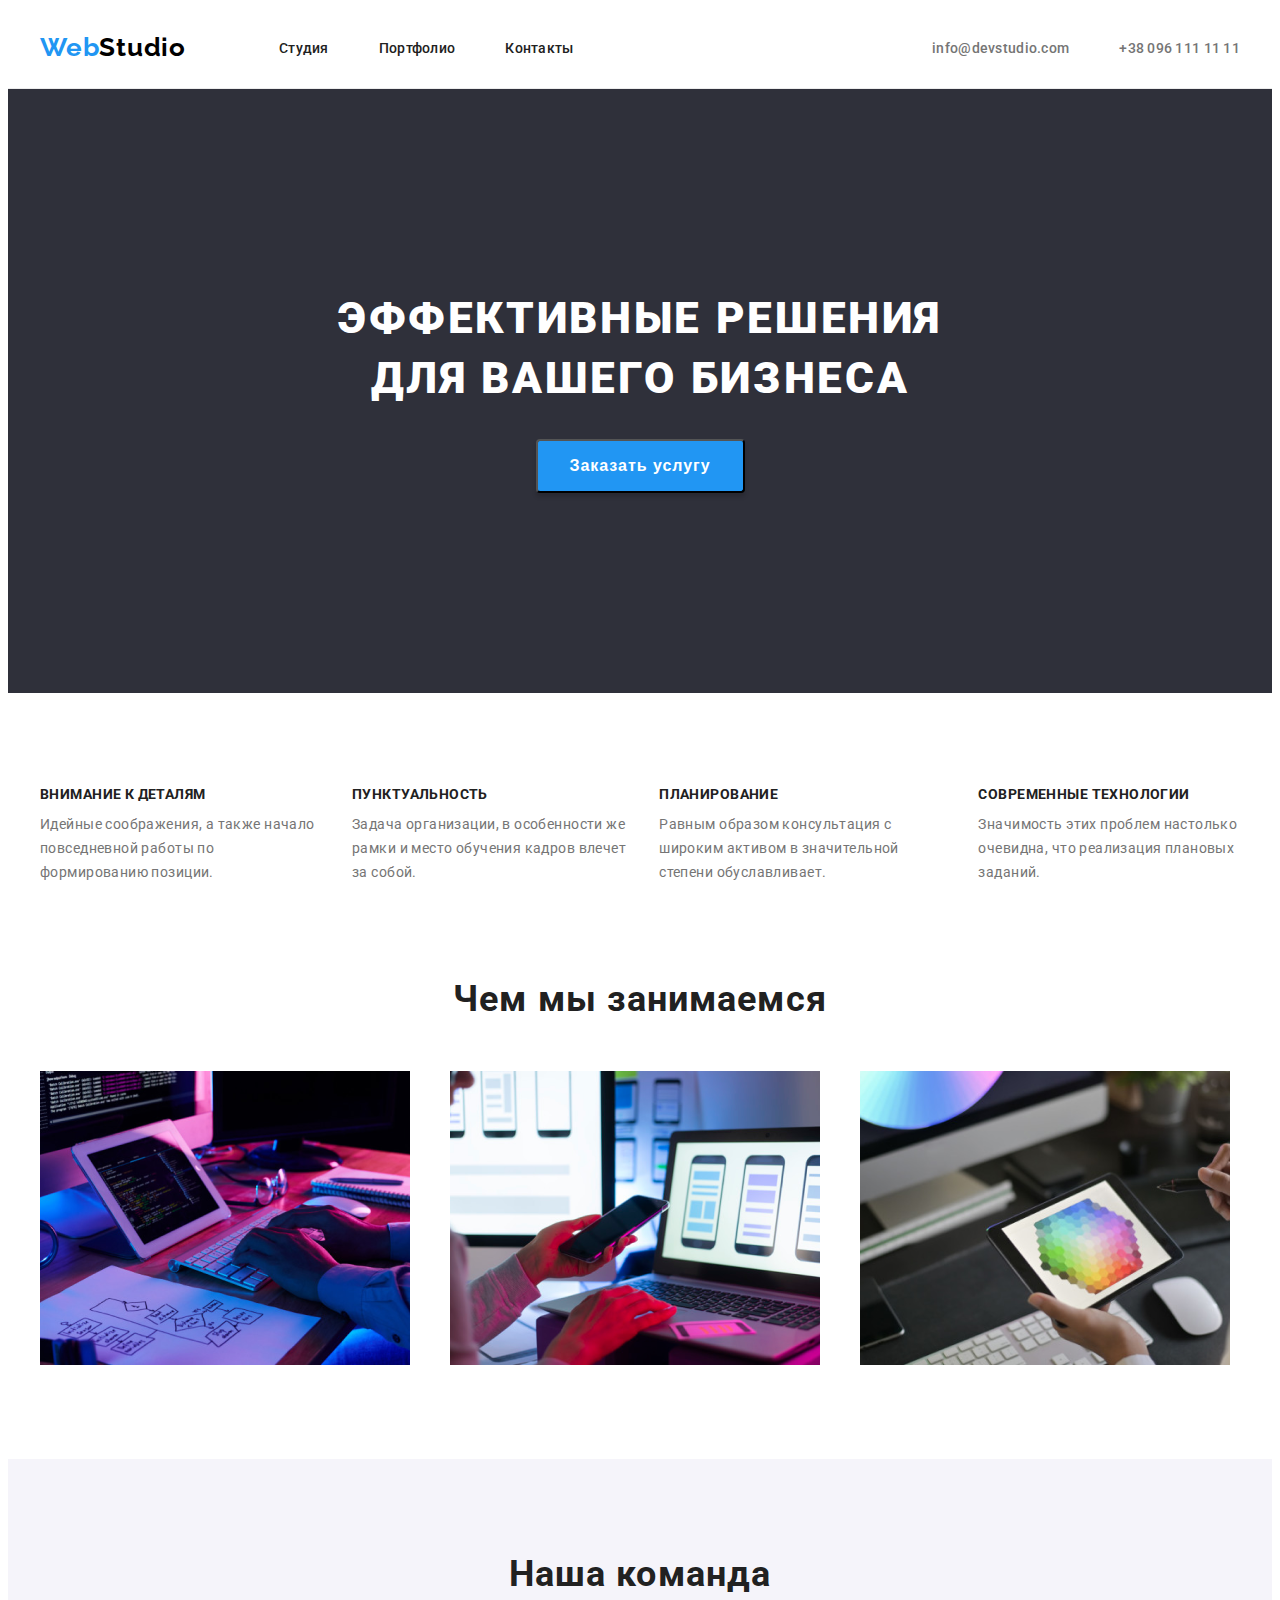
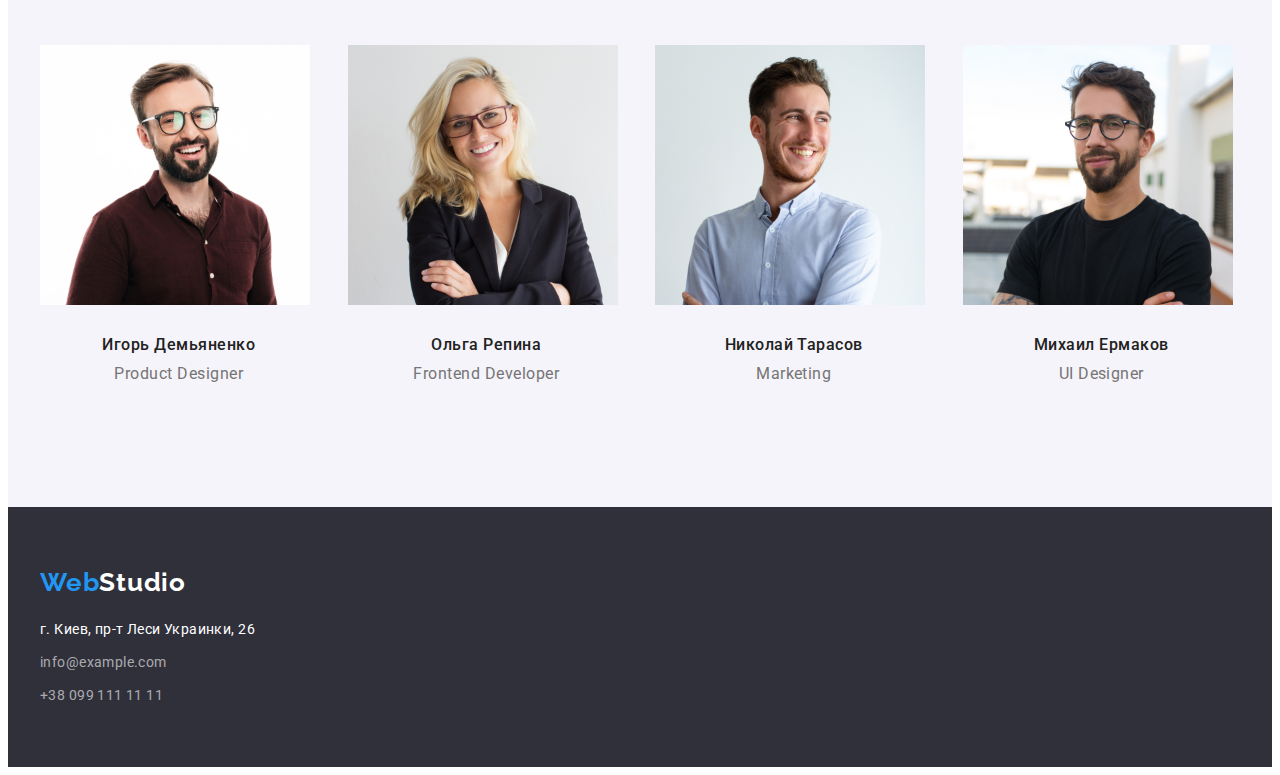
<file: index.html>
<!DOCTYPE html>
<html lang="ru">
<head>
    <meta charset="UTF-8">
    <meta http-equiv="X-UA-Compatible" content="IE=edge">
    <meta name="viewport" content="width=device-width, initial-scale=1.0">
    <title>WebStudio</title>
    <link rel="preconnect" href="https://fonts.gstatic.com">
    <link href="https://fonts.googleapis.com/css2?family=Raleway:wght@700&family=Roboto:wght@400;500;700;900&display=swap"
        rel="stylesheet">
    <link rel="stylesheet" href="https://cdnjs.cloudflare.com/ajax/libs/modern-normalize/1.0.0/modern-normalize.min.css"
            integrity="sha512-ISS7cAi1PEhQ8jnbJpJZMd29NlhNj4AWYyLOSp2CE/CsHxTCu+r+t0D2yoJudVrd0/8fTVPUVDzY5Tvli75u/g=="
            crossorigin="anonymous" />
    <link rel="stylesheet" href="./css/styles.css">
</head>
<body>
    <!-- Header --> 
    <header class="header">
        <div class="container header-container">
            <nav class="header-navigation">
                <a class="logo-link link" href="./index.html">
                    <span class="logo" lang="en">Web<span class="second-logo" lang="en">Studio</span></span>
                </a>
                <ul class="navigation-list list">
                    <li class="navigation-list-item">
                        <a class="navigation-list-link link" href="./index.html">Студия</a>
                    </li>
                    <li class="navigation-list-item">
                        <a class="navigation-list-link link" href="./portfolio.html">Портфолио</a>
                    </li>
                    <li class="navigation-list-item">
                        <a class="navigation-list-link link" href="">Контакты</a>
                    </li>
                </ul>
            </nav>
            <ul class="header-contacts-list list">
                <li class="header-contacts-list-item">
                    <a class="header-contacts-link link" href="mailto:info@devstudio.com">info@devstudio.com</a>
                </li>
                <li header-contacts-list-item>
                    <a class="header-contacts-link link" href="tel:+380961111111">+38 096 111 11 11</a>
                </li>
            </ul>
        </div>        
    </header>
    <main>
        <!-- Hero section --> 
        <section class="hero">
            <div class="container hero-container">
                <h1 class="hero-title">Эффективные решения для вашего бизнеса</h1>
                <button class="modal-btn" type="button">Заказать услугу</button>
            </div>
        </section>
        <!--Features-->
        <section class="features section">
            <div class="container">
                <h2 hidden>Особенности</h2>
                <ul class="features-list list">
                    <li class="features-list-item">
                        <span class="features-suptitle">
                            Внимание к деталям
                        </span>
                        <p class="features-suptitle-descritpion">
                            Идейные соображения, а также начало повседневной работы по формированию позиции.
                        </p>
                    </li>
                    <li class="features-list-item">
                        <span class="features-suptitle">
                            Пунктуальность
                        </span>
                        <p class="features-suptitle-descritpion">
                            Задача организации, в особенности же рамки и место обучения кадров влечет за собой.
                        </p>
                    </li>
                    <li class="features-list-item">
                        <span class="features-suptitle">
                            Планирование
                        </span>
                        <p class="features-suptitle-descritpion">
                            Равным образом консультация с широким активом в значительной степени обуславливает.
                        </p>
                    </li>
                    <li class="features-list-item">
                        <span class="features-suptitle">
                            Современные технологии
                        </span>
                        <p class="features-suptitle-descritpion">
                            Значимость этих проблем настолько очевидна, что реализация плановых заданий.
                        </p>
                    </li>
                </ul>
            </div>
        </section>
        
        <!--What we do-->
        <section class="what-we-do">
            <div class="container">
                <h2 class="section-title what-we-do-title">Чем мы занимаемся</h2>
                <ul class="what-we-do-list list">
                    <li class="what-we-do-list-item">
                        <img class="what-we-do-list-link" src="./images/whatwedo/image-1.png" alt="Человек набирает код" width="370"
                            height="294">
                    </li>
                    <li class="what-we-do-list-item">
                        <img class="what-we-do-list-link" src="./images/whatwedo/image-2.png"
                            alt="Человек разрабатывает мобильный дизайн сайта" width="370" height="294">
                    </li>
                    <li class="what-we-do-list-item">
                        <img class="what-we-do-list-link" src="./images/whatwedo/image-3.png"
                            alt="Человек занимается графическим дизайном" width="370" height="294">
                    </li>
                </ul>
            </div>
        </section>
        <!--Our team-->
        <section class="our-team section">
            <div class="container">
                <h2 class="section-title our-team-title">Наша команда</h2>
                <ul class="our-team-list list">
                    <li class="our-team-list-item">
                        <img class="our-team-list-img" src="./images/team/co-worker-img-1.jpg" alt="Человек стоит и улыбается"
                            width="270" height="260">
                        <div class="our-team-list-content">
                            <h3 class="our-team-list-name">Игорь Демьяненко</h3>
                        <p class="our-team-list-position" lang="en">Product Designer</p>
                        </div>
                    </li>
                    <li class="our-team-list-item">
                        <img class="our-team-list-img" src="./images/team/co-worker-img-2.jpg"
                            alt="Человек стоит и улыбается скрестив руки на груди" width="270" height="260">
                        <div class="our-team-list-content">
                            <h3 class="our-team-list-name">Ольга Репина</h3>
                        <p class="our-team-list-position" lang="en">Frontend Developer</p>
                        </div>
                    </li>
                    <li class="our-team-list-item">
                        <img class="our-team-list-img" src="./images/team/co-worker-img-3.jpg"
                            alt="Человек стоит и улыбается скрестив руки на груди" width="270" height="260">
                        <div class="our-team-list-content">
                            <h3 class="our-team-list-name">Николай Тарасов</h3>
                        <p class="our-team-list-position" lang="en">Marketing</p>
                        </div>
                    </li>
                    <li class="our-team-list-item">
                        <img class="our-team-list-img" src="./images/team/co-worker-img-4.jpg"
                            alt="Человек стоит и улыбается скрестив руки на груди" width="270" height="260">
                        <div class="our-team-list-content">
                            <h3 class="our-team-list-name">Михаил Ермаков</h3>
                        <p class="our-team-list-position" lang="en">UI Designer</p>
                        </div>
                    </li>
                </ul>
            </div>
        </section>
    </main>
    
    <footer class="footer">
        <div class="container">
            <a class="logo-link link" href="./index.html">
                <span class="logo" lang="en">Web<span class="footer-second-logo" lang="en">Studio</span></span>
            </a>
            <address class="address">
                <ul class="addres-list list">
                    <li class="addres-list-item">
                        <a class="addres-list-link" href="https://goo.gl/maps/A3ritBZA11thju577" target="_blank"
                            rel="noopener noreferrer">
                            г. Киев, пр-т Леси Украинки, 26
                        </a>
                    </li>
                    <li class="addres-list-item">
                        <a class="addres-list-contacts" href="mailto:info@example.com">
                            info@example.com
                        </a>
                    </li>
                    <li class="addres-list-item">
                        <a class="addres-list-contacts" href="tel:+380991111111">
                            +38 099 111 11 11
                        </a>
                    </li>
                </ul>
            </address>
        </div>
    </footer>

</body>
</html>
</file>
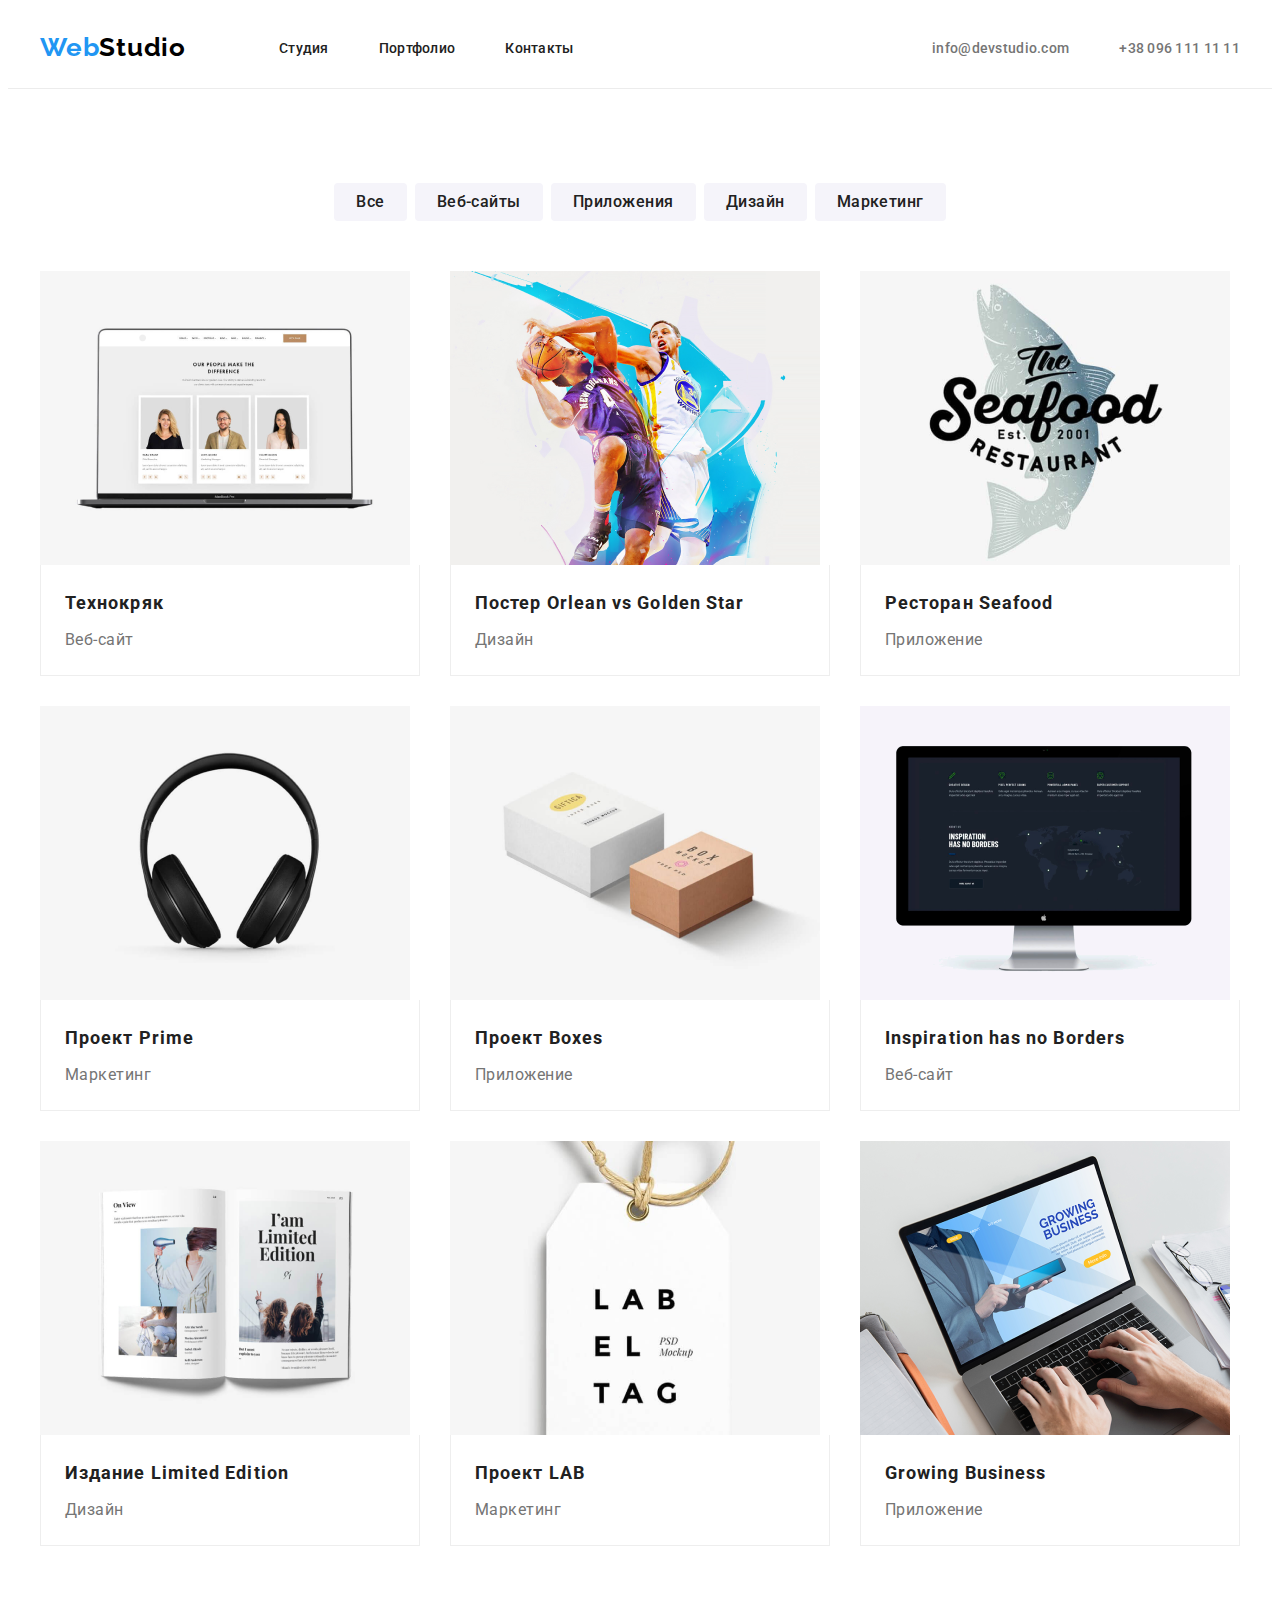
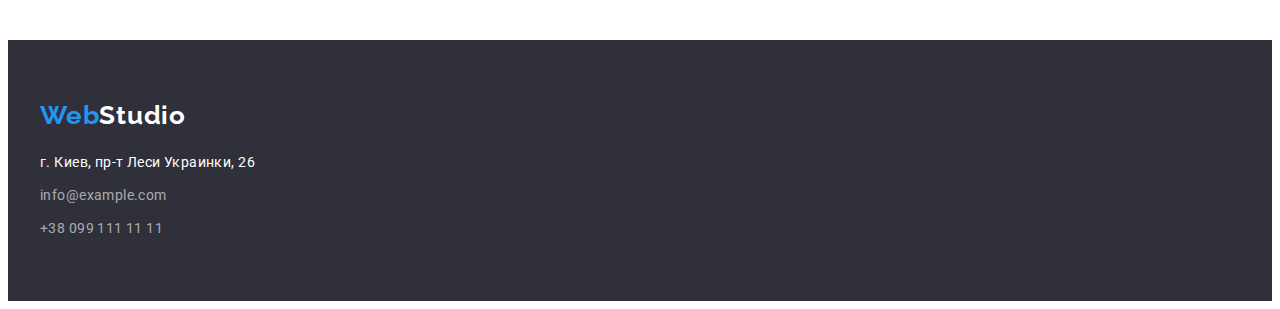
<file: portfolio.html>
<!DOCTYPE html>
<html lang="ru">
<head>
    <meta charset="UTF-8">
    <meta http-equiv="X-UA-Compatible" content="IE=edge">
    <meta name="viewport" content="width=device-width, initial-scale=1.0">
    <title>WebStudio</title>
    <link rel="preconnect" href="https://fonts.gstatic.com">
    <link
        href="https://fonts.googleapis.com/css2?family=Raleway:wght@700&family=Roboto:wght@400;500;700;900&display=swap"
        rel="stylesheet">
    <link rel="stylesheet" href="https://cdnjs.cloudflare.com/ajax/libs/modern-normalize/1.0.0/modern-normalize.min.css"
        integrity="sha512-ISS7cAi1PEhQ8jnbJpJZMd29NlhNj4AWYyLOSp2CE/CsHxTCu+r+t0D2yoJudVrd0/8fTVPUVDzY5Tvli75u/g=="
        crossorigin="anonymous" />
    <link rel="stylesheet" href="./css/styles.css">
</head>
<body>
    <!-- Header -->
    <header class="header">
        <div class="container header-container">
            <nav class="header-navigation">
                <a class="logo-link link" href="./index.html">
                    <span class="logo" lang="en">Web<span class="second-logo" lang="en">Studio</span></span>
                </a>
                <ul class="navigation-list list">
                    <li class="navigation-list-item">
                        <a class="navigation-list-link link" href="./index.html">Студия</a>
                    </li>
                    <li class="navigation-list-item">
                        <a class="navigation-list-link link" href="">Портфолио</a>
                    </li>
                    <li class="navigation-list-item">
                        <a class="navigation-list-link link" href="">Контакты</a>
                    </li>
                </ul>
            </nav>
            <ul class="header-contacts-list list">
                <li class="header-contacts-list-item">
                    <a class="header-contacts-link link" href="mailto:info@devstudio.com">info@devstudio.com</a>
                </li>
                <li class="header-contacts-list-item">
                    <a class="header-contacts-link link" href="tel:+380961111111">+38 096 111 11 11</a>
                </li>
            </ul>
        </div>
    </header>
    <main>
        <section class="section">
            <div class="container">
                <h2 hidden>Портфолио</h2>
                <!-- Portfolio Navigation Buttons-->
                <ul class="portfolio-nav-btn-list list">
                    <li class="portfolio-nav-btn-list-item">
                        <button class="portfolio-nav-btn" type="button">Все</button>
                    </li>
                    <li class="portfolio-nav-btn-list-item">
                        <button class="portfolio-nav-btn" type="button">Веб-сайты</button>
                    </li>
                    <li class="portfolio-nav-btn-list-item">
                        <button class="portfolio-nav-btn" type="button">Приложения</button>
                    </li>
                    <li class="portfolio-nav-btn-list-item">
                        <button class="portfolio-nav-btn" type="button">Дизайн</button>
                    </li>
                    <li class="portfolio-nav-btn-list-item">
                        <button class="portfolio-nav-btn" type="button">Маркетинг</button>
                    </li>
                </ul>
                <!--Portfolio menu-->
                <ul class="portfolio-menu-list list">
                    <li class="portfolio-menu-list-item">
                        <img src="./images/portfolio/portfolio-img-1.png" alt="Ноутбук с открытой страницей Технокряк" width="370"
                            height="294">
                        <div class="portfolio-menu-list-content">
                            <h3 class="portfolio-menu-list-header">Технокряк</h2>
                            <p class="portfolio-menu-list-description">Веб-сайт</p>
                        </div>                            
                    </li>
                    <li class="portfolio-menu-list-item">
                        <img src="./images/portfolio/portfolio-img-2.png" alt="Постер с двумя баскетболистами" width="370" height="294">
                        <div class="portfolio-menu-list-content">
                            <h3 class="portfolio-menu-list-header">Постер <span lang="en">Orlean vs Golden Star</span> </h2>
                            <p class="portfolio-menu-list-description">Дизайн</p>
                        </div>
                    </li>
                    <li class="portfolio-menu-list-item">
                        <img src="./images/portfolio/portfolio-img-3.png" alt="Логотип ресторана Морской еды" width="370" height="294">
                        <div class="portfolio-menu-list-content">
                            <h3 class="portfolio-menu-list-header">Ресторан <span lang="en">Seafood</span></h2>
                            <p class="portfolio-menu-list-description">Приложение</p>
                        </div>
                    </li>
                    <li class="portfolio-menu-list-item">
                        <img src="./images/portfolio/portfolio-img-4.png" alt="Полноразмерные нашники" width="370" height="294">
                        <div class="portfolio-menu-list-content">
                            <h3 class="portfolio-menu-list-header">Проект <span lang="en">Prime</span></h2>
                            <p class="portfolio-menu-list-description">Маркетинг</p>
                        </div>
                    </li>
                    <li class="portfolio-menu-list-item">
                        <img src="./images/portfolio/portfolio-img-5.png" alt="Две картонные коробки на белом фоне" width="370"
                            height="294">
                        <div class="portfolio-menu-list-content">
                            <h3 class="portfolio-menu-list-header">Проект <span lang="en">Boxes</span></h2>
                            <p class="portfolio-menu-list-description">Приложение</p>
                        </div>
                    </li>
                    <li class="portfolio-menu-list-item">
                        <img src="./images/portfolio/portfolio-img-6.png" alt="Монитор с открытой страницей сайта" width="370"
                            height="294">
                        <div class="portfolio-menu-list-content">
                            <h3 lang="en" class="portfolio-menu-list-header">Inspiration has no Borders</h2>
                            <p class="portfolio-menu-list-description">Веб-сайт</p>
                        </div>
                    </li>
                    <li class="portfolio-menu-list-item">
                        <img src="./images/portfolio/portfolio-img-7.png" alt="обложка издания" width="370" height="294">
                        <div class="portfolio-menu-list-content">
                            <h3 class="portfolio-menu-list-header">Издание <span lang="en">Limited Edition</span></h2>
                            <p class="portfolio-menu-list-description">Дизайн</p>
                        </div>
                    </li>
                    <li class="portfolio-menu-list-item">
                        <img src="./images/portfolio/portfolio-img-8.png" alt="Логотип проекта" width="370" height="294">
                        <div class="portfolio-menu-list-content">
                            <h3 class="portfolio-menu-list-header">Проект <span lang="en">LAB</span></h2>
                            <p class="portfolio-menu-list-description">Маркетинг</p>
                        </div>
                    </li>
                    <li class="portfolio-menu-list-item">
                        <img src="./images/portfolio/portfolio-img-9.png" alt="ноутбук с открытой страницей сайта" width="370"
                            height="294">
                        <div class="portfolio-menu-list-content">
                            <h3 lang="en" class="portfolio-menu-list-header">Growing Business</h2>
                            <p class="portfolio-menu-list-description">Приложение</p>
                        </div>
                    </li>
                </ul>
            </div>
        </section>
    </main>
    <footer class="footer">
        <div class="container">
            <a class="logo-link link" href="./index.html">
                <span class="logo" lang="en">Web<span class="footer-second-logo" lang="en">Studio</span></span>
            </a>
            <address class="address">
                <ul class="addres-list list">
                    <li class="addres-list-item">
                        <a class="addres-list-link" href="https://goo.gl/maps/A3ritBZA11thju577" target="_blank"
                            rel="noopener noreferrer">
                            г. Киев, пр-т Леси Украинки, 26
                        </a>
                    </li>
                    <li class="addres-list-item">
                        <a class="addres-list-contacts" href="mailto:info@example.com">
                            info@example.com
                        </a>
                    </li>
                    <li class="addres-list-item">
                        <a class="addres-list-contacts" href="tel:+380991111111">
                            +38 099 111 11 11
                        </a>
                    </li>
                </ul>
            </address>
        </div>
    </footer>
</body>
</html>
</file>
<file: css/styles.css>
:root {
  --main-font: "Roboto", sans-serif;
  --secondary-font: "Raleway", sans-serif;
  --accent-color: #2196f3;
  --second-accent-color: #212121;
  --third-accent-color: #000000;
  --fourth-accent-color: #ffffff;
  --fifth-accent-color: #757575;
}

h1,
h2,
h3,
h4,
h5,
h6,
p {
  margin-top: 0;
  margin-bottom: 0;
}

ul,
ol {
  margin-top: 0;
  margin-bottom: 0;
  padding-left: 0;
}

img {
  display: block;
}

.container {
  width: 1200px;
  padding-left: 15px;
  padding-right: 15px;
  margin: 0 auto;
}

.list {
  list-style: none;
}

.link {
  text-decoration: none;
}

body {
  font-family: var(--main-font);
  color: var(--second-accent-color);
}

.section {
  padding-top: 94px;
  padding-bottom: 94px;
}

/* ============= COMPONENTS ============= */
.section-title {
  font-weight: 700;
  font-size: 36px;
  line-height: 1.17;
  text-align: center;
  letter-spacing: 0.03em;
}
/* ============= END COMPONENTS ============= */

/* ============= HEADER =============*/
.header {
  padding-top: 24px;
  padding-bottom: 25px;
  border-bottom: 1px solid #ececec;
}

.header-container {
  display: flex;
  align-items: center;
  justify-content: space-between;
}

.header-navigation {
  display: flex;
  align-items: center;
}

.navigation-list {
  display: flex;
}

.header-contacts-list {
  display: flex;
}

.logo-link {
  font-family: var(--secondary-font);
  font-weight: bold;
  font-size: 26px;
  line-height: 1.19;
  letter-spacing: 0.03em;
  color: #2196f3;
  margin-right: 93px;
}

.second-logo {
  color: var(--third-accent-color);
}

.navigation-list-item:not(:last-child) {
  margin-right: 50px;
}

.navigation-list-link {
  font-weight: 500;
  font-size: 14px;
  line-height: 1.14;
  letter-spacing: 0.02em;
  color: var(--second-accent-color);
  padding-top: 32px;
  padding-bottom: 32px;
}

.navigation-list-link:hover,
.navigation-list-link:focus {
  color: var(--accent-color);
}

.header-contacts-list-item:not(:last-child) {
  margin-right: 50px;
}

.header-contacts-link {
  font-weight: 500;
  font-size: 14px;
  line-height: 1.14;
  letter-spacing: 0.02em;
  color: var(--fifth-accent-color);
  padding-top: 32px;
  padding-bottom: 32px;
}

.header-contacts-link:hover,
.header-contacts-link:focus {
  color: var(--accent-color);
}
/* ============= HEADER'S END =============*/

/* ============= HERO =============*/
.hero-title {
  font-weight: 900;
  font-size: 44px;
  line-height: 1.36;
  letter-spacing: 0.06em;
  text-transform: uppercase;
  color: var(--fourth-accent-color);
  text-align: center;
  width: 696px;
  margin: 0 auto;
}

.hero {
  background: #2f303a;
  text-align: center;
}
.hero-container {
  padding: 200px 0 200px 0;
}

.modal-btn {
  font-weight: 700;
  font-size: 16px;
  line-height: 1.88;
  letter-spacing: 0.06em;
  color: var(--fourth-accent-color);
  background: #2196f3;
  box-shadow: 0px 4px 4px #00000026;
  border-radius: 4px;
  cursor: pointer;
  padding: 10px 32px;
  display: inline-block;
  margin-top: 30px;
}

.modal-btn:hover,
.modal-btn:focus {
  background-color: #188ce8;
}

/* ============= HERO'S END =============*/

/* ============= Features =============*/
.features-suptitle {
  display: block;
  font-weight: 700;
  font-size: 14px;
  line-height: 1.14;
  letter-spacing: 0.03em;
  text-transform: uppercase;
  margin-bottom: 10px;
}
.features-suptitle-descritpion {
  font-weight: 400;
  font-size: 14px;
  line-height: 1.71;
  letter-spacing: 0.03em;
  color: var(--fifth-accent-color);
}

.features-list {
  display: flex;
}

.features-list-item:not(:last-child) {
  margin-right: 30px;
}

/* ============= Feature's END =============*/

/* ============= What we do =============*/

.what-we-do {
  padding-bottom: 94px;
}

.what-we-do-list {
  display: flex;
  flex-wrap: wrap;
  margin-top: -50px;
  margin-right: -30px;
}

.what-we-do-title {
  margin-bottom: 50px;
}

.what-we-do-list-item {
  flex-basis: calc((100% - 90px) / 3);
  margin-top: 50px;
  margin-right: 30px;
}
/* ============= END What we do =============*/

/* ============= Our team =============*/
.our-team-list-name {
  font-weight: 500;
  font-size: 16px;
  line-height: 1.19;
  text-align: center;
  letter-spacing: 0.03em;
  margin-bottom: 10px;
}

.our-team-list-position {
  font-weight: 400;
  font-size: 16px;
  line-height: 1.19;
  text-align: center;
  letter-spacing: 0.03em;
  color: var(--fifth-accent-color);
}

.our-team-title {
  margin-bottom: 50px;
}

.our-team-list {
  display: flex;
  margin-left: -30px;
  margin-top: -30px;
}

.our-team-list-item {
  margin-left: 30px;
  margin-top: 30px;
  flex-basis: calc((100% - 120px) / 4);
}

.our-team {
  background: #f5f4fa;
}

.our-team-list-content {
  padding-bottom: 30px;
  padding-top: 30px;
}

/* ============= END Our team=============*/

/* ============= Footer=============*/
.footer {
  background: #2f303a;
  padding-top: 60px;
  padding-bottom: 60px;
}

.addres-list-link {
  font-style: normal;
  font-weight: 400;
  font-size: 14px;
  line-height: 1.71;
  letter-spacing: 0.03em;
  color: var(--fourth-accent-color);
  text-decoration: none;
}
.addres-list-contacts {
  font-style: normal;
  font-weight: 400;
  font-size: 14px;
  line-height: 1.71;
  letter-spacing: 0.03em;
  color: #ffffff99;
  text-decoration: none;
}

.addres-list-link:hover,
.addres-list-link:focus,
.addres-list-contacts:hover,
.addres-list-contacts:focus {
  color: var(--accent-color);
}

.footer-second-logo {
  color: var(--fourth-accent-color);
}

.addres-list {
  margin-top: 20px;
}

.addres-list-item:not(:last-child) {
  margin-bottom: 9px;
}
/* ============= END Footer=============*/

/* ============= Portfolio Navigation Buttons=============*/
.portfolio-nav-btn {
  font-weight: 500;
  font-size: 16px;
  line-height: 1.63;
  text-align: center;
  letter-spacing: 0.03em;
  background: #f5f4fa;
  border-radius: 4px;
  border: 0;
  cursor: pointer;
  font-family: var(--main-font);
  color: var(--second-accent-color);
}
.portfolio-nav-btn:focus,
.portfolio-nav-btn:hover {
  color: var(--fourth-accent-color);
  background: var(--accent-color);
}

.portfolio-nav-btn-list {
  display: flex;
  justify-content: center;
  margin-bottom: 50px;
}

.portfolio-nav-btn-list-item:not(:last-child) {
  margin-right: 8px;
}

.portfolio-nav-btn {
  padding: 6px 22px;
}

/* ============= END Portfolio Navigation Buttons=============*/

/* ============= Portfolio menu=============*/
.portfolio-menu-list-header {
  font-weight: 700;
  font-size: 18px;
  line-height: 2;
  letter-spacing: 0.06em;
  margin-bottom: 4px;
}
.portfolio-menu-list-description {
  font-weight: 400;
  font-size: 16px;
  line-height: 1.88;
  letter-spacing: 0.03em;
  color: var(--fifth-accent-color);
}

.portfolio-menu-list {
  display: flex;
  flex-wrap: wrap;
  margin-left: -30px;
  margin-top: -30px;
}

.portfolio-menu-list-item {
  margin-left: 30px;
  margin-top: 30px;
  flex-basis: calc((100% - 90px) / 3);
}

.portfolio-menu-list-content {
  padding-top: 20px;
  padding-bottom: 20px;
  padding-left: 24px;
  padding-right: 24px;
  border: 1px solid #eeeeee;
  border-top: none;
}
/* ============= END Portfolio menu=============*/ ;
</file>
